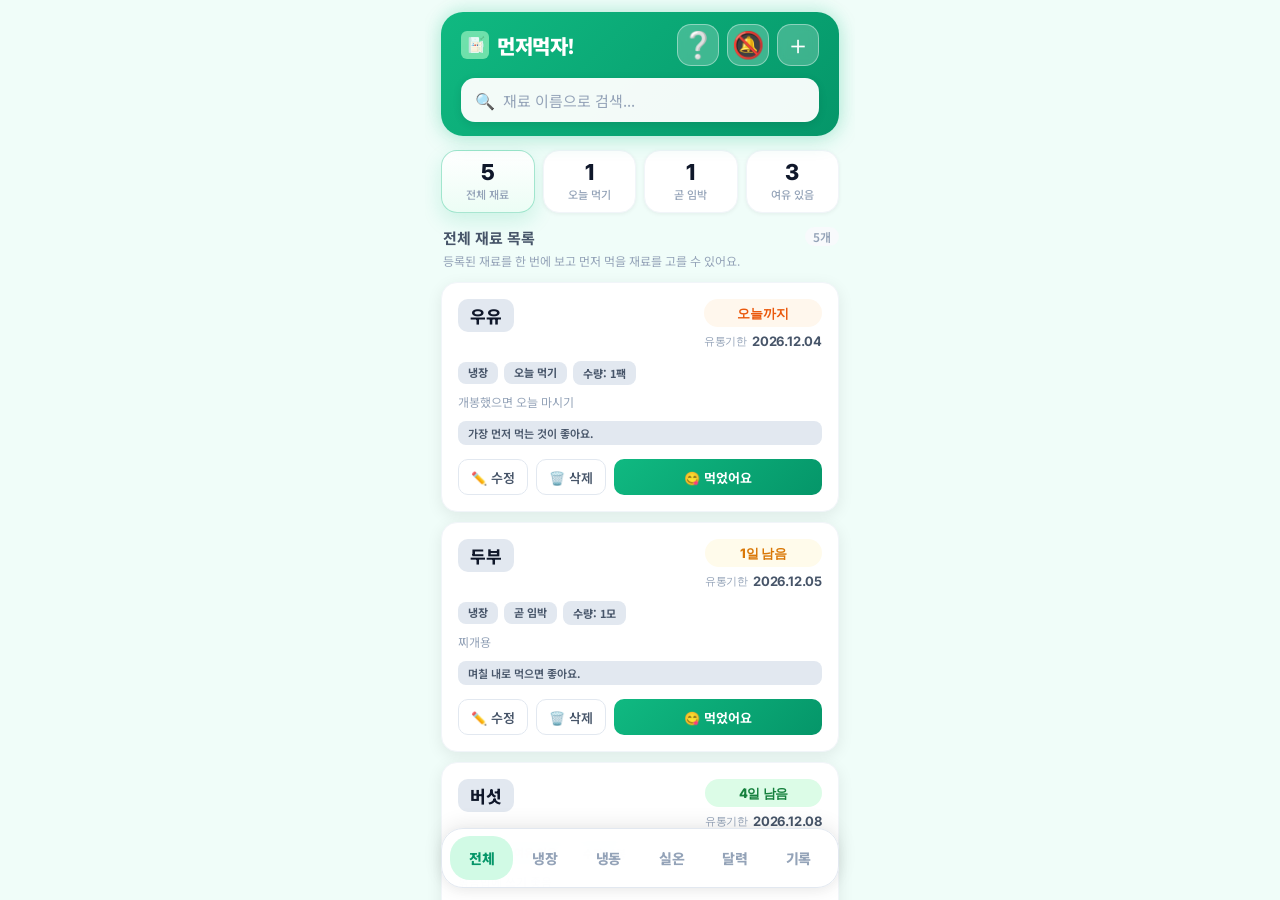
<file: index.html>
<!DOCTYPE html>
<html lang="ko">
<head>
  <meta charset="UTF-8" />
  <meta name="viewport" content="width=device-width, initial-scale=1.0, viewport-fit=cover, user-scalable=no" />
  <meta name="apple-mobile-web-app-capable" content="yes" />
  <meta name="apple-mobile-web-app-status-bar-style" content="black-translucent" />
  <meta name="apple-mobile-web-app-title" content="먼저먹자" />
  <meta name="mobile-web-app-capable" content="yes" />
  <meta name="theme-color" content="#10B981" />
  <meta name="description" content="먼저 먹어야 할 재료를 빠르게 확인하는 우선소비 앱" />
  <title>먼저먹자! - 우선소비 MVP</title>
  <link rel="manifest" href="manifest.json" />
  <link rel="stylesheet" href="style.css" />
  <link rel="apple-touch-icon" href="./icon-192-v2.png" />
</head>
<body>
<div id="app">
  <header class="app-header">
    <div class="header-row">
      <div class="app-logo" style="display:flex; align-items:center; gap:8px;">
        <img src="./icon-192-v2.png" alt="먼저먹자 로고" style="width:28px; height:28px; border-radius:6px; object-fit:cover;" />
        <h1 class="app-title">먼저먹자!</h1>
      </div>
      <div class="header-actions">
        <button class="header-add-btn" id="installBtn" aria-label="앱 설치" title="앱 설치" style="display: none;">⬇️</button>
        <button class="header-add-btn" id="guideBtn" aria-label="사용방법" title="사용방법" onclick="location.href='guide.html'">❔</button>
        <button class="header-add-btn" id="notifyBtn" aria-label="알림 설정" title="알림 설정">🔔</button>
        <button class="header-add-btn" id="headerAddBtn" aria-label="재료 추가">＋</button>
      </div>
    </div>
    <div class="search-wrap">
      <span class="search-icon">🔍</span>
      <input
        type="search"
        class="search-input"
        id="searchInput"
        placeholder="재료 이름으로 검색..."
        autocomplete="off"
      />
    </div>
  </header>

  <div class="stats-row" id="statsRow"></div>

  <div class="food-list-wrap" id="foodListWrap"></div>
</div>

<nav class="bottom-nav" id="bottomNav">
  <button class="nav-tab active" data-tab="all">
    <span class="nav-tab-label">전체</span>
  </button>
  <button class="nav-tab" data-tab="fridge">
    <span class="nav-tab-label">냉장</span>
  </button>
  <button class="nav-tab" data-tab="freezer">
    <span class="nav-tab-label">냉동</span>
  </button>
  <button class="nav-tab" data-tab="room">
    <span class="nav-tab-label">실온</span>
  </button>
  <button class="nav-tab" data-tab="calendar">
    <span class="nav-tab-label">달력</span>
  </button>
  <button class="nav-tab" data-tab="history">
    <span class="nav-tab-label">기록</span>
  </button>
</nav>

<button class="fab" id="fabBtn" aria-label="재료 추가">＋</button>

<div class="modal-overlay" id="modalOverlay" role="dialog" aria-modal="true" aria-label="재료 추가">
  <div class="modal-sheet" id="modalSheet">
    <div class="modal-handle"></div>
    <div class="modal-header">
      <h2 class="modal-title" id="modalTitle">🥦 재료 추가</h2>
      <button class="modal-close" id="modalClose" aria-label="닫기">✕</button>
    </div>

    <form class="modal-form" id="foodForm" novalidate>
      <input type="hidden" id="editId" />

      <div class="form-group">
        <label class="form-label" for="foodName">재료명 <span class="required">*</span></label>
        <input type="text" class="form-input" id="foodName" placeholder="예) 우유, 두부, 버섯" required maxlength="30" />
      </div>

      <div class="form-row">
        <div class="form-group">
          <label class="form-label" for="foodQty">수량</label>
          <input type="text" class="form-input" id="foodQty" placeholder="예) 1팩, 300g" maxlength="20" />
        </div>
        <div class="form-group">
          <label class="form-label" for="foodBestBefore">유통기한 <span class="required">*</span></label>
          <input type="date" class="form-input" id="foodBestBefore" required />
        </div>
      </div>

      <div class="form-group">
        <label class="form-label">보관 위치 <span class="required">*</span></label>
        <div class="storage-select" id="storageSelect">
          <button type="button" class="storage-btn active" data-storage="fridge">
            <span class="storage-btn-icon"><img src="assets/icon_fridge_1774998665567.png" class="app-icon" alt="냉장"></span>
            <span class="storage-btn-label">냉장</span>
          </button>
          <button type="button" class="storage-btn" data-storage="freezer">
            <span class="storage-btn-icon"><img src="assets/icon_freezer_1774998679890.png" class="app-icon" alt="냉동"></span>
            <span class="storage-btn-label">냉동</span>
          </button>
          <button type="button" class="storage-btn" data-storage="room">
            <span class="storage-btn-icon"><img src="assets/icon_room_1774998697115.png" class="app-icon" alt="실온"></span>
            <span class="storage-btn-label">실온</span>
          </button>
        </div>
        <input type="hidden" id="foodStorage" value="fridge" />
      </div>

      <div class="form-group">
        <label class="form-label" for="foodMemo">메모</label>
        <textarea class="form-textarea" id="foodMemo" placeholder="예) 개봉 후 바로 먹기" maxlength="100"></textarea>
      </div>

      <button type="submit" class="btn-submit" id="submitBtn">✅ 저장하기</button>
    </form>
  </div>
</div>

<div class="toast-container" id="toastContainer"></div>

<script src="app.js"></script>
<script>
  if ('serviceWorker' in navigator) {
    window.addEventListener('load', () => {
      navigator.serviceWorker.register('./sw.js')
        .then(() => console.log('[SW] 등록 완료'))
        .catch((err) => console.warn('[SW] 등록 실패:', err));
    });
  }
</script>
</body>
</html>
</file>
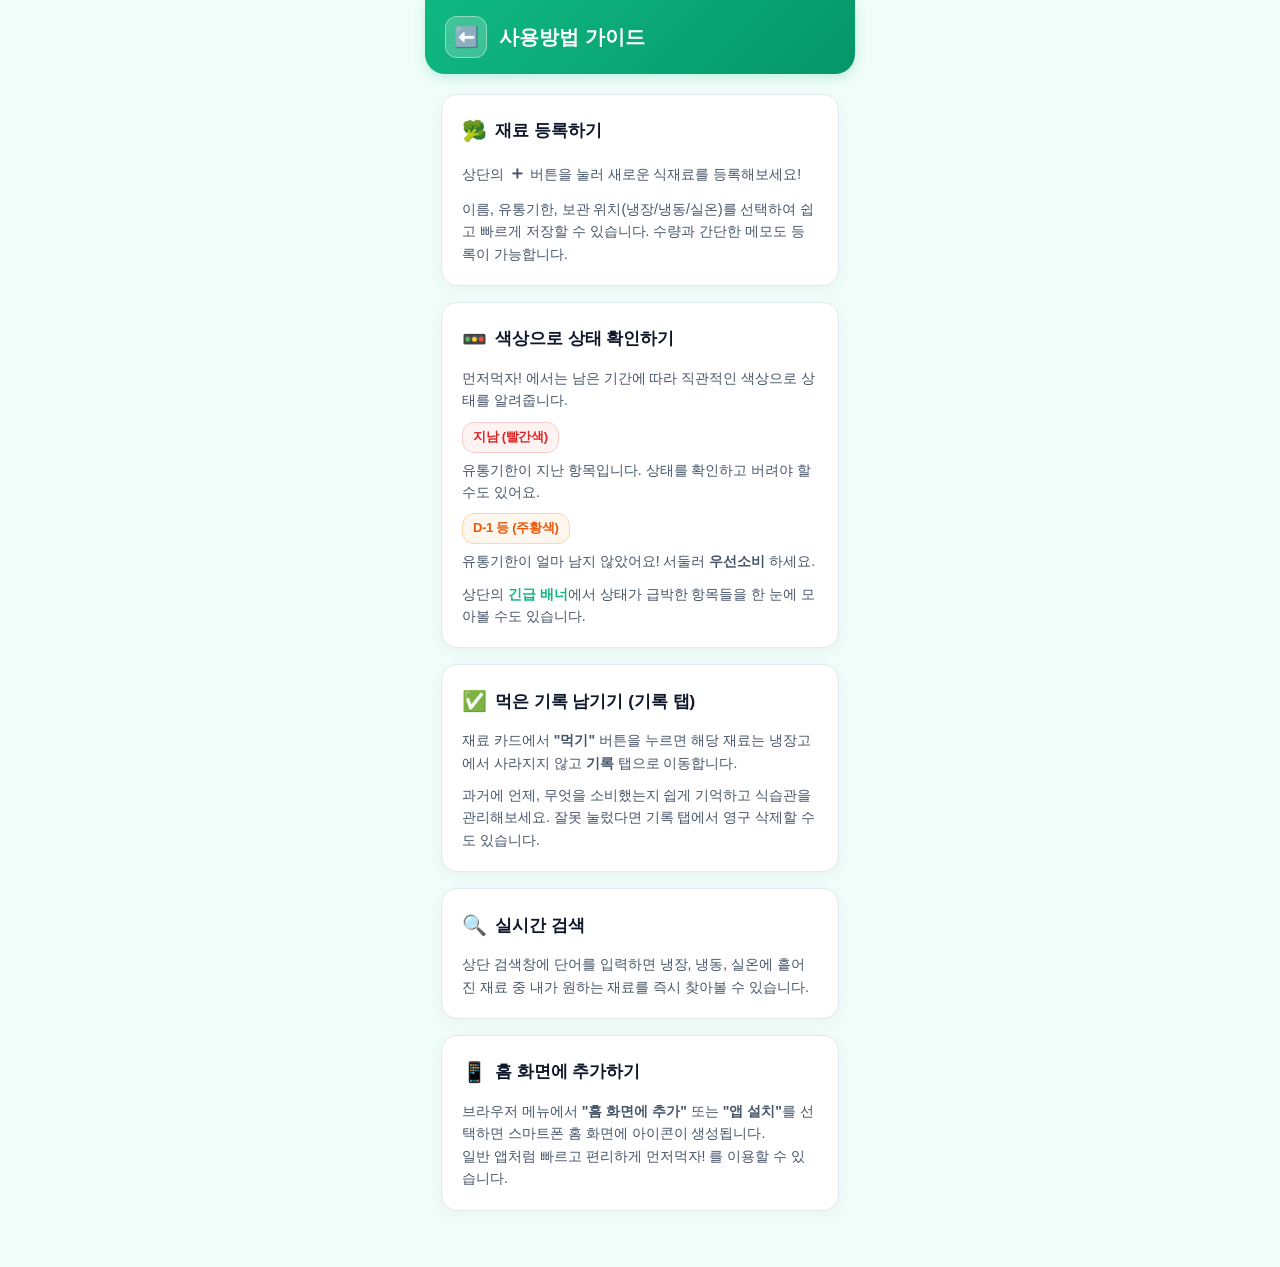
<file: guide.html>
<!DOCTYPE html>
<html lang="ko">
<head>
  <meta charset="UTF-8" />
  <meta name="viewport" content="width=device-width, initial-scale=1.0, viewport-fit=cover, user-scalable=no" />
  <meta name="theme-color" content="#10B981" />
  <title>사용방법 - 먼저먹자!</title>
  <style>
    body {
      font-family: 'Noto Sans KR', -apple-system, BlinkMacSystemFont, sans-serif;
      max-width: 430px;
      margin: 0 auto;
      padding: 0;
      color: #0F172A;
      line-height: 1.6;
      background: #F0FDF9;
      -webkit-font-smoothing: antialiased;
    }
    .header {
      background: linear-gradient(135deg, #10B981 0%, #059669 100%);
      padding: 16px 20px;
      padding-top: calc(16px + env(safe-area-inset-top));
      color: white;
      display: flex;
      align-items: center;
      gap: 12px;
      position: sticky;
      top: 0;
      z-index: 10;
      box-shadow: 0 4px 12px rgba(16,185,129,0.2);
      border-bottom-left-radius: 20px;
      border-bottom-right-radius: 20px;
      margin-bottom: 20px;
    }
    .back-btn {
      color: white;
      text-decoration: none;
      font-size: 20px;
      display: flex;
      align-items: center;
      justify-content: center;
      width: 40px;
      height: 40px;
      background: rgba(255,255,255,0.2);
      border-radius: 12px;
      border: 1.5px solid rgba(255,255,255,0.4);
      backdrop-filter: blur(4px);
    }
    .back-btn:active {
      transform: scale(0.92);
      background: rgba(255,255,255,0.3);
    }
    .header h1 {
      margin: 0;
      font-size: 20px;
      font-weight: 800;
    }
    .content {
      padding: 0 16px 40px;
    }
    .section {
      background: #fff;
      border-radius: 16px;
      padding: 20px;
      box-shadow: 0 4px 16px rgba(0,0,0,0.04);
      margin-bottom: 16px;
      border: 1.5px solid #E2E8F0;
    }
    .section h2 {
      font-size: 17px;
      color: #0F172A;
      margin-top: 0;
      margin-bottom: 12px;
      display: flex;
      align-items: center;
      gap: 8px;
    }
    .section p {
      font-size: 14px;
      color: #475569;
      margin: 0 0 10px;
      line-height: 1.6;
    }
    .section p:last-child {
      margin-bottom: 0;
    }
    .badge {
      display: inline-flex;
      align-items: center;
      padding: 4px 10px;
      border-radius: 12px;
      font-size: 13px;
      font-weight: 800;
      margin-bottom: 6px;
      letter-spacing: -0.3px;
    }
    .badge-expired { background: #FEF2F2; color: #DC2626; border: 1px solid #FECACA; }
    .badge-urgent { background: #FFF7ED; color: #EA580C; border: 1px solid #FED7AA; }
    .badge-fresh { background: #F0FDF4; color: #16A34A; border: 1px solid #BBF7D0; }
    .emoji-icon { font-size: 20px; }
    .highlight {
      font-weight: 700;
      color: #10B981;
    }
  </style>
</head>
<body>
  <div class="header">
    <a href="index.html" class="back-btn" aria-label="뒤로 가기">⬅️</a>
    <h1>사용방법 가이드</h1>
  </div>
  
  <div class="content">
    <div class="section">
      <h2><span class="emoji-icon">🥦</span> 재료 등록하기</h2>
      <p>상단의 <strong style="font-size:18px;">＋</strong> 버튼을 눌러 새로운 식재료를 등록해보세요!</p>
      <p>이름, 유통기한, 보관 위치(냉장/냉동/실온)를 선택하여 쉽고 빠르게 저장할 수 있습니다. 수량과 간단한 메모도 등록이 가능합니다.</p>
    </div>

    <div class="section">
      <h2><span class="emoji-icon">🚥</span> 색상으로 상태 확인하기</h2>
      <p>먼저먹자! 에서는 남은 기간에 따라 직관적인 색상으로 상태를 알려줍니다.</p>
      <div>
        <span class="badge badge-expired">지남 (빨간색)</span>
      </div>
      <p>유통기한이 지난 항목입니다. 상태를 확인하고 버려야 할 수도 있어요.</p>
      <div>
        <span class="badge badge-urgent">D-1 등 (주황색)</span>
      </div>
      <p>유통기한이 얼마 남지 않았어요! 서둘러 <strong>우선소비</strong> 하세요.</p>
      <p>상단의 <span class="highlight">긴급 배너</span>에서 상태가 급박한 항목들을 한 눈에 모아볼 수도 있습니다.</p>
    </div>

    <div class="section">
      <h2><span class="emoji-icon">✅</span> 먹은 기록 남기기 (기록 탭)</h2>
      <p>재료 카드에서 <strong>"먹기"</strong> 버튼을 누르면 해당 재료는 냉장고에서 사라지지 않고 <strong>기록</strong> 탭으로 이동합니다.</p>
      <p>과거에 언제, 무엇을 소비했는지 쉽게 기억하고 식습관을 관리해보세요. 잘못 눌렀다면 기록 탭에서 영구 삭제할 수도 있습니다.</p>
    </div>

    <div class="section">
      <h2><span class="emoji-icon">🔍</span> 실시간 검색</h2>
      <p>상단 검색창에 단어를 입력하면 냉장, 냉동, 실온에 흩어진 재료 중 내가 원하는 재료를 즉시 찾아볼 수 있습니다.</p>
    </div>

    <div class="section">
      <h2><span class="emoji-icon">📱</span> 홈 화면에 추가하기</h2>
      <p>브라우저 메뉴에서 <strong>"홈 화면에 추가"</strong> 또는 <strong>"앱 설치"</strong>를 선택하면 스마트폰 홈 화면에 아이콘이 생성됩니다.<br>일반 앱처럼 빠르고 편리하게 먼저먹자! 를 이용할 수 있습니다.</p>
    </div>
  </div>
</body>
</html>
</file>
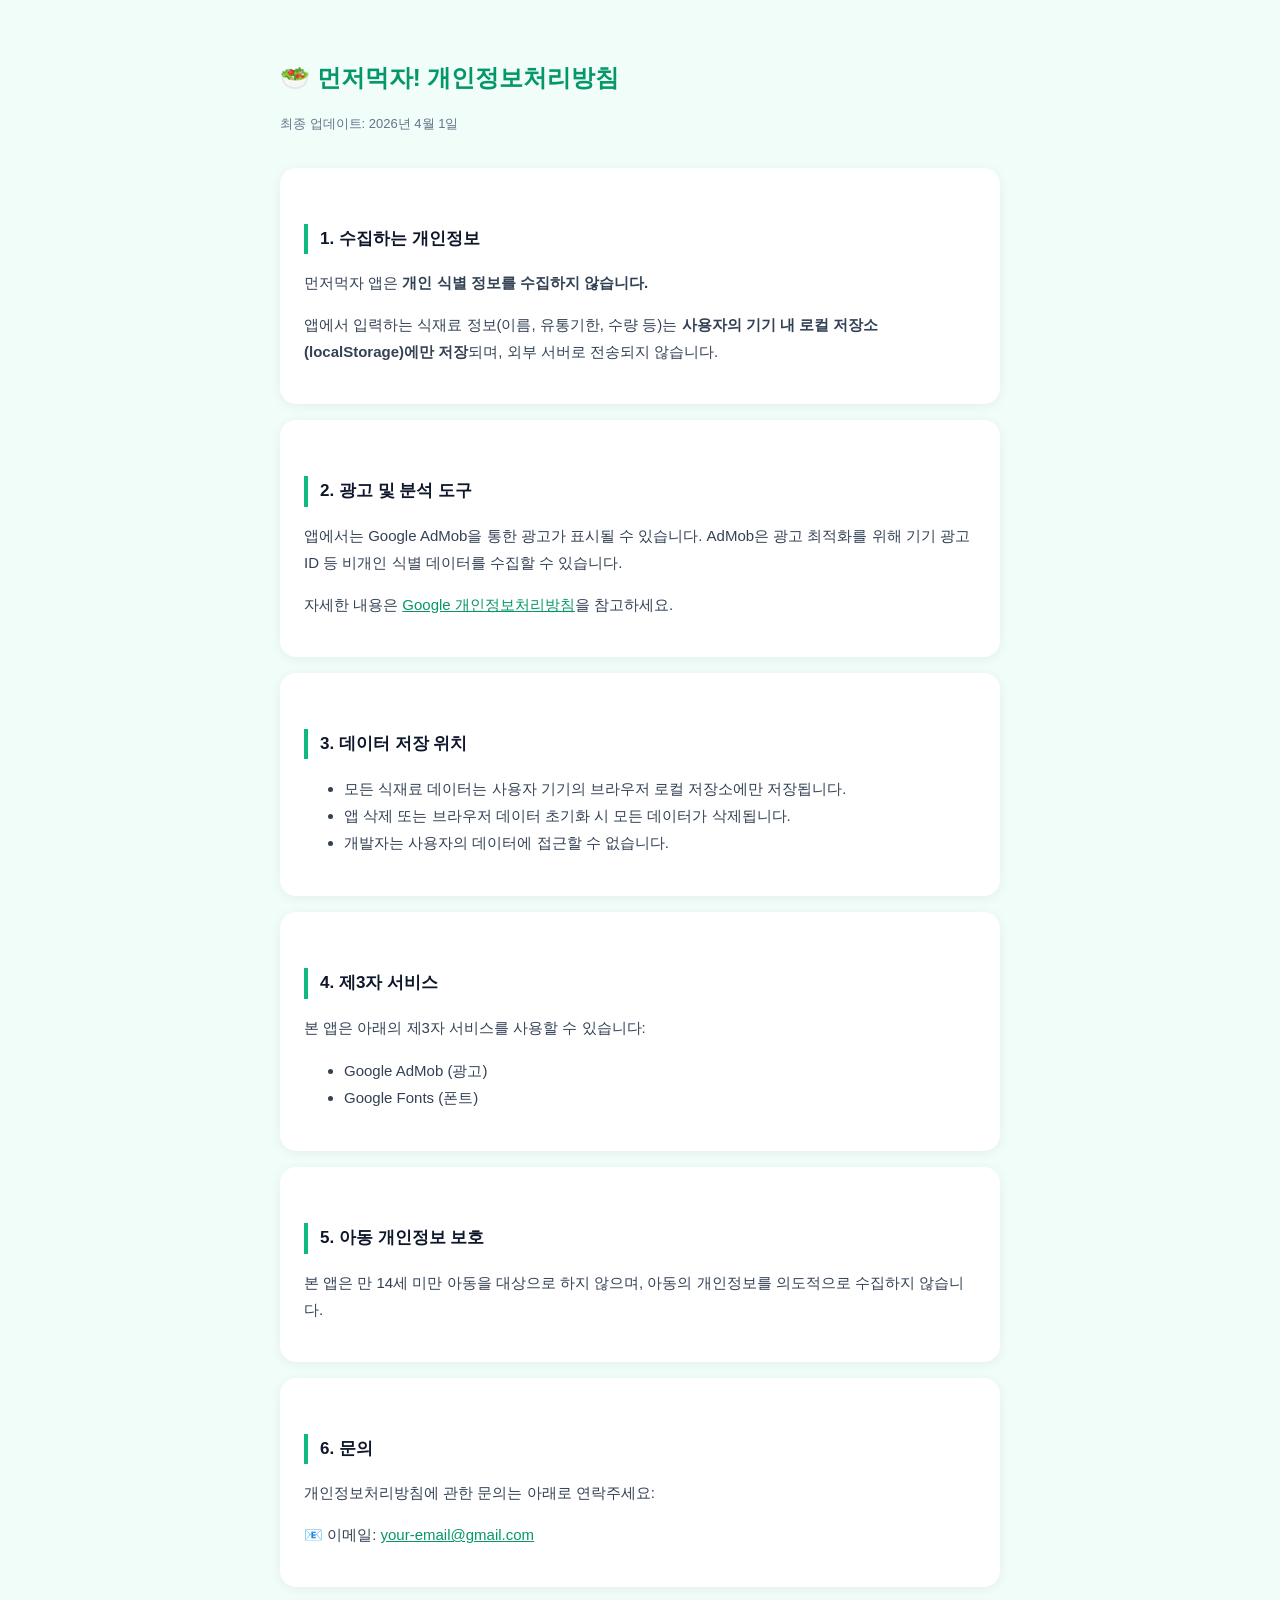
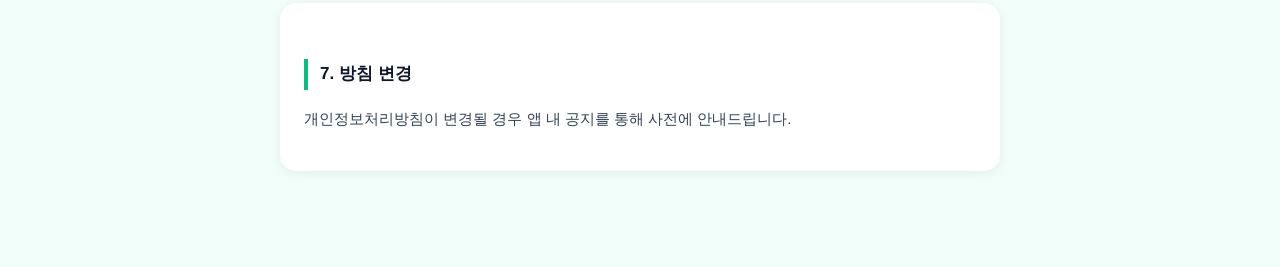
<file: privacy.html>
<!DOCTYPE html>
<html lang="ko">
<head>
  <meta charset="UTF-8" />
  <meta name="viewport" content="width=device-width, initial-scale=1.0" />
  <title>개인정보처리방침 - 먼저먹자!</title>
  <style>
    body {
      font-family: -apple-system, BlinkMacSystemFont, 'Noto Sans KR', sans-serif;
      max-width: 720px;
      margin: 0 auto;
      padding: 40px 24px 80px;
      color: #0F172A;
      line-height: 1.8;
      background: #F0FDF9;
    }
    h1 { font-size: 24px; color: #059669; margin-bottom: 8px; }
    h2 { font-size: 17px; color: #0F172A; margin-top: 32px; border-left: 4px solid #10B981; padding-left: 12px; }
    p, li { font-size: 15px; color: #334155; }
    .date { color: #64748B; font-size: 13px; margin-bottom: 32px; }
    .box {
      background: #fff;
      border-radius: 16px;
      padding: 24px;
      box-shadow: 0 2px 12px rgba(0,0,0,0.06);
      margin-bottom: 16px;
    }
    a { color: #059669; }
  </style>
</head>
<body>
  <h1>🥗 먼저먹자! 개인정보처리방침</h1>
  <p class="date">최종 업데이트: 2026년 4월 1일</p>

  <div class="box">
    <h2>1. 수집하는 개인정보</h2>
    <p>먼저먹자 앱은 <strong>개인 식별 정보를 수집하지 않습니다.</strong></p>
    <p>앱에서 입력하는 식재료 정보(이름, 유통기한, 수량 등)는 <strong>사용자의 기기 내 로컬 저장소(localStorage)에만 저장</strong>되며, 외부 서버로 전송되지 않습니다.</p>
  </div>

  <div class="box">
    <h2>2. 광고 및 분석 도구</h2>
    <p>앱에서는 Google AdMob을 통한 광고가 표시될 수 있습니다. AdMob은 광고 최적화를 위해 기기 광고 ID 등 비개인 식별 데이터를 수집할 수 있습니다.</p>
    <p>자세한 내용은 <a href="https://policies.google.com/privacy" target="_blank">Google 개인정보처리방침</a>을 참고하세요.</p>
  </div>

  <div class="box">
    <h2>3. 데이터 저장 위치</h2>
    <ul>
      <li>모든 식재료 데이터는 사용자 기기의 브라우저 로컬 저장소에만 저장됩니다.</li>
      <li>앱 삭제 또는 브라우저 데이터 초기화 시 모든 데이터가 삭제됩니다.</li>
      <li>개발자는 사용자의 데이터에 접근할 수 없습니다.</li>
    </ul>
  </div>

  <div class="box">
    <h2>4. 제3자 서비스</h2>
    <p>본 앱은 아래의 제3자 서비스를 사용할 수 있습니다:</p>
    <ul>
      <li>Google AdMob (광고)</li>
      <li>Google Fonts (폰트)</li>
    </ul>
  </div>

  <div class="box">
    <h2>5. 아동 개인정보 보호</h2>
    <p>본 앱은 만 14세 미만 아동을 대상으로 하지 않으며, 아동의 개인정보를 의도적으로 수집하지 않습니다.</p>
  </div>

  <div class="box">
    <h2>6. 문의</h2>
    <p>개인정보처리방침에 관한 문의는 아래로 연락주세요:</p>
    <p>📧 이메일: <a href="mailto:your-email@gmail.com">your-email@gmail.com</a></p>
  </div>

  <div class="box">
    <h2>7. 방침 변경</h2>
    <p>개인정보처리방침이 변경될 경우 앱 내 공지를 통해 사전에 안내드립니다.</p>
  </div>
</body>
</html>
</file>
<file: style.css>
/* ============================================
   먼저먹자! - 모바일 앱 스타일
   ============================================ */

@import url('https://fonts.googleapis.com/css2?family=Noto+Sans+KR:wght@300;400;500;600;700;900&family=Inter:wght@400;500;600;700;800;900&display=swap');

/* ── CSS 변수 (디자인 토큰) ── */
:root {
  /* 상태 색상 */
  --expired:       #DC2626;
  --expired-bg:    #FEF2F2;
  --expired-border:#FECACA;

  --urgent:        #EA580C;
  --urgent-bg:     #FFF7ED;
  --urgent-border: #FED7AA;

  --warning:       #D97706;
  --warning-bg:    #FFFBEB;
  --warning-border:#FDE68A;

  --fresh-light:   #16A34A;
  --fresh-light-bg:#F0FDF4;
  --fresh-light-border:#BBF7D0;

  --fresh:         #15803D;
  --fresh-bg:      #DCFCE7;
  --fresh-border:  #86EFAC;

  --frozen:        #0284C7;
  --frozen-bg:     #F0F9FF;
  --frozen-border: #BAE6FD;

  /* 브랜드 */
  --primary:       #10B981;
  --primary-dark:  #059669;
  --primary-light: #D1FAE5;
  --primary-xlight:#ECFDF5;

  /* 레이아웃 */
  --bg:            #F0FDF9;
  --surface:       #FFFFFF;
  --surface2:      #F8FAFC;
  --text:          #0F172A;
  --text-sub:      #475569;
  --text-muted:    #94A3B8;
  --border:        #E2E8F0;
  --border-light:  #F1F5F9;

  /* 크기 */
  --nav-h:         68px;
  --header-h:      116px;
  --fab-size:      60px;
  --radius-sm:     10px;
  --radius-md:     16px;
  --radius-lg:     22px;
  --radius-xl:     28px;

  /* 그림자 */
  --shadow-sm:     0 1px 4px rgba(0,0,0,0.06);
  --shadow-md:     0 4px 16px rgba(0,0,0,0.08);
  --shadow-lg:     0 8px 32px rgba(0,0,0,0.12);
  --shadow-fab:    0 6px 24px rgba(16,185,129,0.45);
}

.app-icon {
  width: 1.5em;
  height: 1.5em;
  vertical-align: middle;
  object-fit: contain;
  mix-blend-mode: multiply;
  transform: translateY(-0.1em);
}

/* ── 리셋 ── */
*, *::before, *::after { box-sizing: border-box; margin: 0; padding: 0; }
html { height: 100%; }
body {
  font-family: 'Noto Sans KR', -apple-system, BlinkMacSystemFont, sans-serif;
  background: var(--bg);
  color: var(--text);
  -webkit-font-smoothing: antialiased;
  -webkit-tap-highlight-color: transparent;
  max-width: 430px;
  margin: 0 auto;
  height: 100dvh;
  overflow: hidden;
  position: relative;
}

/* ── 앱 컨테이너 ── */
#app {
  display: flex;
  flex-direction: column;
  height: 100dvh;
  overflow: hidden;
}

/* ============================================
   헤더
   ============================================ */
.app-header {
  background: linear-gradient(135deg, #10B981 0%, #059669 100%);
  padding: 12px 20px 0;
  padding-top: calc(12px + env(safe-area-inset-top));
  flex-shrink: 0;
  position: relative;
  z-index: 10;
  margin: 12px 16px 0;
  border-radius: var(--radius-lg);
  box-shadow: 0 4px 20px rgba(16,185,129,0.25), 0 -4px 16px rgba(16,185,129,0.1);
}

.header-row {
  display: flex;
  align-items: center;
  justify-content: space-between;
  margin-bottom: 12px;
}

.app-logo {
  display: flex;
  align-items: center;
  gap: 6px;
}

.app-logo-icon {
  width: 36px;
  height: 36px;
  background: rgba(255,255,255,0.2);
  border-radius: 10px;
  display: flex;
  align-items: center;
  justify-content: center;
  font-size: 20px;
}

.app-title {
  font-size: 20px;
  font-weight: 900;
  color: #fff;
  letter-spacing: -0.5px;
}

.header-actions {
  display: flex;
  gap: 8px;
}

.header-add-btn {
  width: 42px;
  height: 42px;
  border-radius: 14px;
  background: rgba(255,255,255,0.22);
  border: 1.5px solid rgba(255,255,255,0.4);
  color: #fff;
  font-size: 26px;
  font-weight: 300;
  line-height: 1;
  display: flex;
  align-items: center;
  justify-content: center;
  cursor: pointer;
  transition: all 0.2s cubic-bezier(0.34, 1.56, 0.64, 1);
  -webkit-backdrop-filter: blur(4px);
  backdrop-filter: blur(4px);
  flex-shrink: 0;
}

.header-add-btn:hover  { background: rgba(255,255,255,0.35); transform: scale(1.08); }
.header-add-btn:active { transform: scale(0.92); background: rgba(255,255,255,0.4); }

.icon-btn {
  width: 40px;
  height: 40px;
  border: none;
  background: rgba(255,255,255,0.2);
  border-radius: 12px;
  display: flex;
  align-items: center;
  justify-content: center;
  font-size: 18px;
  cursor: pointer;
  transition: all 0.15s;
  color: #fff;
  -webkit-backdrop-filter: blur(4px);
  backdrop-filter: blur(4px);
}

.icon-btn:active { transform: scale(0.92); background: rgba(255,255,255,0.3); }
.icon-btn.has-badge { position: relative; }
.icon-btn .badge-dot {
  position: absolute;
  top: 6px; right: 6px;
  width: 8px; height: 8px;
  background: #FCD34D;
  border-radius: 50%;
  border: 2px solid var(--primary);
}

/* 검색바 */
.search-wrap {
  position: relative;
  margin-bottom: 14px;
}

.search-input {
  width: 100%;
  height: 44px;
  background: rgba(255,255,255,0.95);
  border: none;
  border-radius: 14px;
  padding: 0 16px 0 42px;
  font-size: 15px;
  font-family: inherit;
  color: var(--text);
  outline: none;
  transition: all 0.2s;
  box-shadow: 0 2px 8px rgba(0,0,0,0.1);
}

.search-input::placeholder { color: var(--text-muted); }
.search-input:focus { background: #fff; }

.search-icon {
  position: absolute;
  left: 14px;
  top: 50%;
  transform: translateY(-50%);
  font-size: 16px;
  pointer-events: none;
}

/* ============================================
   통계 카드 행
   ============================================ */
.stats-row {
  display: grid;
  grid-template-columns: repeat(4, 1fr);
  gap: 8px;
  padding: 14px 16px 12px;
  flex-shrink: 0;
}

.stat-card {
  background: var(--surface);
  border-radius: var(--radius-md);
  padding: 10px 8px;
  text-align: center;
  box-shadow: var(--shadow-sm);
  cursor: pointer;
  transition: transform 0.15s, border-color 0.15s, background 0.15s, box-shadow 0.15s;
  border: 1.5px solid var(--border-light);
  font-family: inherit;
}

.stat-card:active { transform: scale(0.97); }

.stat-filter.active {
  border-color: rgba(16,185,129,0.36);
  background: linear-gradient(180deg, #ffffff 0%, #ecfdf5 100%);
  box-shadow: 0 8px 20px rgba(16,185,129,0.16);
}

.stat-number {
  font-family: 'Inter', sans-serif;
  font-size: 22px;
  font-weight: 800;
  line-height: 1;
  margin-bottom: 3px;
  color: var(--text);
}

.stat-label {
  font-size: 11px;
  color: var(--text-muted);
  font-weight: 500;
}

.stat-card.stat-urgent .stat-number { color: var(--urgent); }
.stat-card.stat-expired .stat-number { color: var(--expired); }
.stat-card.stat-frozen .stat-number  { color: var(--frozen); }

/* ============================================
   긴급 배너
   ============================================ */
.urgent-banner {
  margin: 0 16px 10px;
  background: linear-gradient(135deg, #FFF7ED, #FFEDD5);
  border: 1.5px solid var(--urgent-border);
  border-radius: var(--radius-md);
  overflow: hidden;
  flex-shrink: 0;
  transition: all 0.3s ease;
}

.urgent-banner.hidden { display: none; }

.urgent-banner-header {
  display: flex;
  align-items: center;
  justify-content: space-between;
  padding: 10px 14px;
  cursor: pointer;
  user-select: none;
}

.urgent-banner-title {
  display: flex;
  align-items: center;
  gap: 6px;
  font-size: 13px;
  font-weight: 700;
  color: var(--urgent);
}

.urgent-banner-toggle {
  font-size: 12px;
  color: var(--urgent);
  transition: transform 0.2s;
}

.urgent-banner.collapsed .urgent-banner-toggle { transform: rotate(180deg); }
.urgent-banner.collapsed .urgent-banner-body { display: none; }

.urgent-banner-body {
  padding: 0 14px 12px;
  display: flex;
  flex-direction: column;
  gap: 6px;
}

.urgent-item {
  display: flex;
  align-items: center;
  justify-content: space-between;
  background: #fff;
  border-radius: var(--radius-sm);
  padding: 8px 12px;
  border: 1px solid var(--urgent-border);
}

.urgent-item-name {
  font-size: 13px;
  font-weight: 600;
  color: var(--text);
}

.urgent-item-badge {
  font-family: 'Inter', sans-serif;
  font-size: 12px;
  font-weight: 800;
  color: var(--urgent);
  background: var(--urgent-bg);
  padding: 2px 8px;
  border-radius: 20px;
}

/* ============================================
   음식 카드 리스트
   ============================================ */
.food-list-wrap {
  flex: 1;
  overflow-y: auto;
  -webkit-overflow-scrolling: touch;
  padding: 0 16px calc(var(--nav-h) + 80px);
}

.food-list-wrap::-webkit-scrollbar { display: none; }

/* 탭별 섹션 헤더 */
.section-header {
  display: flex;
  align-items: center;
  gap: 8px;
  margin: 8px 0 10px;
  padding-left: 2px;
}

.section-icon { font-size: 16px; }
.section-title {
  font-size: 15px;
  font-weight: 700;
  color: var(--text-sub);
}

.section-subtitle {
  margin-top: 4px;
  font-size: 12px;
  line-height: 1.5;
  color: var(--text-muted);
}

.list-header {
  align-items: flex-start;
  justify-content: space-between;
  margin-top: 2px;
  margin-bottom: 12px;
}
.section-count {
  font-size: 12px;
  font-weight: 600;
  color: var(--text-muted);
  background: var(--surface2);
  padding: 1px 8px;
  border-radius: 20px;
}

.food-cards {
  display: flex;
  flex-direction: column;
  gap: 10px;
  margin-bottom: 12px;
}

/* ── 음식 카드 ── */
.food-card {
  background: var(--surface);
  border-radius: var(--radius-md);
  padding: 16px;
  box-shadow: var(--shadow-md);
  border: 1.5px solid var(--border-light);
  display: flex;
  flex-direction: column;
  gap: 12px;
  position: relative;
  overflow: hidden;
  animation: slideUp 0.3s ease both;
  transition: transform 0.15s, box-shadow 0.15s;
}

.food-card:active { transform: scale(0.98); }

.food-card-header {
  display: flex;
  align-items: flex-start;
  justify-content: space-between;
  gap: 10px;
}

.fcard-header-left {
  display: flex;
  align-items: center;
  gap: 10px;
  flex: 1;
  min-width: 0;
}

.fcard-header-right {
  display: flex;
  flex-direction: column;
  align-items: stretch;
  gap: 6px;
  flex-shrink: 0;
}

.food-emoji-wrap {
  width: 44px;
  height: 44px;
  border-radius: 12px;
  background: var(--bg);
  display: flex;
  align-items: center;
  justify-content: center;
  font-size: 24px;
  flex-shrink: 0;
}

.food-name {
  font-size: 17px;
  font-weight: 800;
  color: var(--text);
  background: var(--border);
  padding: 4px 12px;
  border-radius: 10px;
  margin-bottom: 2px;
  display: inline-block;
  white-space: nowrap;
  overflow: hidden;
  text-overflow: ellipsis;
  max-width: 100%;
}

.fcard-date {
  font-family: 'Inter', sans-serif;
  font-size: 13px;
  font-weight: 700;
  color: var(--text-sub);
  letter-spacing: -0.2px;
  display: flex;
  align-items: center;
  justify-content: space-between;
}

.fcard-date-label {
  font-size: 11px;
  font-weight: 500;
  color: var(--text-muted);
  margin-right: 5px;
}

.fcard-body {
  display: flex;
  flex-direction: column;
  gap: 8px;
}

.food-tags {
  display: flex;
  flex-wrap: wrap;
  align-items: center;
  gap: 6px;
}

.food-tag {
  font-size: 11px;
  font-weight: 700;
  padding: 4px 10px;
  border-radius: 8px;
  line-height: 1.2;
}

.tag-category { background: var(--border); color: var(--text-sub); }

/* D-day 배지 */
.dday-badge {
  font-family: 'Inter', sans-serif;
  height: 28px;
  min-width: 80px;
  display: inline-flex;
  align-items: center;
  justify-content: center;
  padding: 0 12px;
  border-radius: 14px;
  letter-spacing: -0.3px;
}

.dday-badge .dday-num {
  font-size: 13px;
  font-weight: 800;
  line-height: 1;
}

.badge-past    { background: #F3E8FF; color: #9333EA; }
.badge-expired { background: var(--expired-bg); color: var(--expired); }
.badge-dday    { background: var(--expired); color: #fff; }
.badge-urgent  { background: var(--urgent-bg); color: var(--urgent); }
.badge-warning { background: var(--warning-bg); color: var(--warning); }
.badge-fresh   { background: var(--fresh-light-bg); color: var(--fresh-light); }
.badge-good    { background: var(--fresh-bg); color: var(--fresh); }
.badge-frozen  { background: var(--frozen-bg); color: var(--frozen); }

/* 카드 수량/메모 */
.food-meta {
  display: flex;
  align-items: center;
  gap: 8px;
  flex-wrap: wrap;
}

.food-quantity {
  font-size: 11px;
  font-weight: 700;
  color: var(--text-sub);
  background: var(--border);
  padding: 4px 10px;
  border-radius: 8px;
}

.food-memo {
  font-size: 12px;
  color: var(--text-muted);
  line-height: 1.5;
}

.food-status-copy {
  font-size: 11px;
  font-weight: 600;
  color: var(--text-sub);
  background: var(--border);
  padding: 4px 10px;
  border-radius: 8px;
  display: inline-block;
  margin-top: 2px;
}

/* 액션 버튼 */
.food-actions {
  display: flex;
  gap: 8px;
  margin-top: 2px;
}

.btn-ghost {
  height: 36px;
  border: 1.5px solid var(--border);
  background: transparent;
  border-radius: 10px;
  padding: 0 12px;
  font-size: 13px;
  font-weight: 600;
  cursor: pointer;
  transition: all 0.15s;
  font-family: inherit;
  color: var(--text-sub);
  display: flex;
  align-items: center;
  gap: 4px;
}

.btn-ghost:active { transform: scale(0.95); }
.btn-ghost:hover  { background: var(--surface2); }

.btn-eat {
  flex: 1;
  height: 36px;
  background: linear-gradient(135deg, var(--primary) 0%, var(--primary-dark) 100%);
  color: #fff;
  border: none;
  border-radius: 10px;
  font-size: 13px;
  font-weight: 700;
  cursor: pointer;
  font-family: inherit;
  transition: all 0.15s;
  display: flex;
  align-items: center;
  justify-content: center;
  gap: 4px;
}

.btn-eat:active { transform: scale(0.95); opacity: 0.9; }
.btn-eat.btn-delete { background: linear-gradient(135deg, #EF4444, #DC2626); }

/* ============================================
   먹은기록 탭
   ============================================ */
.consumed-date-group {
  margin-bottom: 16px;
}

.consumed-date-label {
  font-size: 12px;
  font-weight: 800;
  color: var(--text-muted);
  letter-spacing: 0.5px;
  text-transform: uppercase;
  padding: 4px 2px 8px;
  border-bottom: 1.5px solid var(--border-light);
  margin-bottom: 10px;
}

.consumed-card {
  border-left: 3px solid var(--primary-light);
  opacity: 0.88;
}

.consumed-card:hover { opacity: 1; }

.consumed-time-badge {
  font-family: 'Inter', sans-serif;
  font-size: 11px;
  font-weight: 700;
  color: var(--text-muted);
  background: var(--surface2);
  padding: 4px 8px;
  border-radius: 8px;
  flex-shrink: 0;
  white-space: nowrap;
}

/* 빈 상태 */
.empty-state {
  text-align: center;
  padding: 48px 24px;
  color: var(--text-muted);
}

.empty-state-icon { font-size: 56px; margin-bottom: 12px; }
.empty-state-title { font-size: 16px; font-weight: 700; color: var(--text-sub); margin-bottom: 6px; }
.empty-state-sub   { font-size: 13px; line-height: 1.6; }

/* ============================================
   하단 탭 네비게이션
   ============================================ */
.bottom-nav {
  position: fixed;
  bottom: 0;
  left: 50%;
  transform: translateX(-50%);
  width: calc(100% - 32px);
  max-width: calc(430px - 32px);
  height: 60px;
  background: rgba(255,255,255,0.96);
  -webkit-backdrop-filter: blur(20px);
  backdrop-filter: blur(20px);
  border: 1px solid var(--border);
  border-radius: var(--radius-lg);
  display: flex;
  align-items: center;
  justify-content: space-evenly;
  padding: 0 8px;
  margin-bottom: calc(12px + env(safe-area-inset-bottom));
  z-index: 100;
  box-shadow: 0 -4px 20px rgba(0,0,0,0.08), 0 4px 16px rgba(0,0,0,0.06);
}

.nav-tab {
  flex: 1;
  display: flex;
  align-items: center;
  justify-content: center;
  height: 44px;
  border: none;
  background: none;
  cursor: pointer;
  border-radius: var(--radius-sm);
  transition: all 0.15s;
  color: var(--text-muted);
  font-family: inherit;
  padding: 0;
}

.nav-tab-label {
  font-size: 14px;
  font-weight: 800;
  letter-spacing: -0.2px;
}

.nav-tab.active {
  color: var(--primary-dark);
  background: var(--primary-light);
  border-radius: 20px;
}

.nav-tab:active { opacity: 0.7; transform: scale(0.95); }

/* ============================================
   FAB 버튼 (헤더 버튼으로 대체되어 숨김)
   ============================================ */
.fab { display: none; }
.fab-hidden {
  position: fixed;
  bottom: calc(var(--nav-h) + 12px + 12px);
  right: calc(50% - 215px + 20px);
  width: var(--fab-size);
  height: var(--fab-size);
  background: linear-gradient(135deg, var(--primary) 0%, var(--primary-dark) 100%);
  color: #fff;
  font-size: 28px;
  border: none;
  border-radius: 18px;
  cursor: pointer;
  box-shadow: var(--shadow-fab);
  z-index: 99;
  display: flex;
  align-items: center;
  justify-content: center;
  transition: all 0.2s cubic-bezier(0.34, 1.56, 0.64, 1);
  -webkit-backdrop-filter: blur(4px);
  backdrop-filter: blur(4px);
}

.fab:active  { transform: scale(0.92); }
.fab:hover   { transform: scale(1.05); box-shadow: 0 8px 32px rgba(16,185,129,0.55); }

/* ============================================
   모달 (음식 추가/수정)
   ============================================ */
.modal-overlay {
  position: fixed;
  inset: 0;
  background: rgba(15,23,42,0.5);
  z-index: 200;
  display: flex;
  align-items: flex-end;
  -webkit-backdrop-filter: blur(4px);
  backdrop-filter: blur(4px);
  opacity: 0;
  pointer-events: none;
  transition: opacity 0.25s ease;
}

.modal-overlay.open {
  opacity: 1;
  pointer-events: all;
}

.modal-overlay.open .modal-sheet {
  transform: translateY(0);
}

.modal-sheet {
  background: var(--surface);
  border-radius: var(--radius-xl) var(--radius-xl) 0 0;
  width: 100%;
  max-width: 430px;
  margin: 0 auto;
  max-height: 92dvh;
  overflow-y: auto;
  transform: translateY(100%);
  transition: transform 0.35s cubic-bezier(0.32, 0.72, 0, 1);
  padding-bottom: calc(24px + env(safe-area-inset-bottom));
}

.modal-sheet::-webkit-scrollbar { display: none; }

.modal-handle {
  width: 36px;
  height: 4px;
  background: var(--border);
  border-radius: 2px;
  margin: 12px auto 4px;
}

.modal-header {
  display: flex;
  align-items: center;
  justify-content: space-between;
  padding: 12px 20px 16px;
  border-bottom: 1px solid var(--border-light);
}

.modal-title {
  font-size: 18px;
  font-weight: 800;
  color: var(--text);
}

.modal-close {
  width: 32px;
  height: 32px;
  border: none;
  background: var(--surface2);
  border-radius: 50%;
  font-size: 16px;
  cursor: pointer;
  display: flex;
  align-items: center;
  justify-content: center;
  color: var(--text-sub);
  transition: all 0.15s;
}

.modal-close:active { transform: scale(0.9); }

/* 폼 */
.modal-form { padding: 20px; display: flex; flex-direction: column; gap: 18px; }

.form-group { display: flex; flex-direction: column; gap: 6px; }

.form-label {
  font-size: 13px;
  font-weight: 700;
  color: var(--text-sub);
  display: flex;
  align-items: center;
  gap: 4px;
}

.form-label .required { color: var(--expired); font-size: 12px; }

.form-input, .form-select, .form-textarea {
  width: 100%;
  height: 48px;
  border: 1.5px solid var(--border);
  border-radius: var(--radius-sm);
  padding: 0 14px;
  font-size: 15px;
  font-family: inherit;
  color: var(--text);
  background: var(--surface);
  outline: none;
  transition: border-color 0.15s, box-shadow 0.15s;
  -webkit-appearance: none;
  appearance: none;
}

.form-select { cursor: pointer; background-image: url("data:image/svg+xml,%3Csvg xmlns='http://www.w3.org/2000/svg' width='12' height='8' viewBox='0 0 12 8'%3E%3Cpath d='M1 1l5 5 5-5' stroke='%2394A3B8' stroke-width='1.5' fill='none' stroke-linecap='round'/%3E%3C/svg%3E"); background-repeat: no-repeat; background-position: right 14px center; padding-right: 36px; }

.form-textarea { height: 80px; padding: 12px 14px; resize: none; line-height: 1.5; }

.form-input:focus, .form-select:focus, .form-textarea:focus {
  border-color: var(--primary);
  box-shadow: 0 0 0 3px rgba(16,185,129,0.12);
}

.form-row { display: grid; grid-template-columns: 1fr 1fr; gap: 12px; }

/* 보관 위치 토글 */
.storage-select {
  display: grid;
  grid-template-columns: repeat(3, 1fr);
  gap: 8px;
}

.storage-btn {
  height: 56px;
  border: 2px solid var(--border);
  background: var(--surface);
  border-radius: var(--radius-sm);
  display: flex;
  flex-direction: column;
  align-items: center;
  justify-content: center;
  gap: 3px;
  cursor: pointer;
  transition: all 0.15s;
  font-family: inherit;
}

.storage-btn-icon  { font-size: 20px; }
.storage-btn-label { font-size: 11px; font-weight: 700; color: var(--text-muted); }

.storage-btn.active[data-storage="fridge"]  { border-color: #3B82F6; background: #EFF6FF; }
.storage-btn.active[data-storage="fridge"] .storage-btn-label { color: #1D4ED8; }

.storage-btn.active[data-storage="freezer"] { border-color: var(--frozen); background: var(--frozen-bg); }
.storage-btn.active[data-storage="freezer"] .storage-btn-label { color: var(--frozen); }

.storage-btn.active[data-storage="room"]    { border-color: var(--warning); background: var(--warning-bg); }
.storage-btn.active[data-storage="room"] .storage-btn-label { color: var(--warning); }

.storage-btn:active { transform: scale(0.95); }

/* 날짜 섹션 */
.date-section-title {
  font-size: 12px;
  font-weight: 700;
  color: var(--text-muted);
  text-transform: uppercase;
  letter-spacing: 0.5px;
  padding-bottom: 8px;
  border-bottom: 1px solid var(--border-light);
}

.date-hint {
  font-size: 11px;
  color: var(--text-muted);
  margin-top: 4px;
  line-height: 1.4;
}

/* 제출 버튼 */
.btn-submit {
  width: 100%;
  height: 52px;
  background: linear-gradient(135deg, var(--primary) 0%, var(--primary-dark) 100%);
  color: #fff;
  border: none;
  border-radius: var(--radius-md);
  font-size: 16px;
  font-weight: 800;
  cursor: pointer;
  font-family: inherit;
  transition: all 0.2s;
  margin-top: 4px;
  box-shadow: 0 4px 16px rgba(16,185,129,0.35);
}

.btn-submit:active { transform: scale(0.97); opacity: 0.9; }

/* ============================================
   알림 패널 (슬라이드)
   ============================================ */
.notif-panel {
  position: fixed;
  inset: 0;
  background: rgba(15,23,42,0.5);
  z-index: 300;
  display: flex;
  justify-content: flex-end;
  opacity: 0;
  pointer-events: none;
  transition: opacity 0.25s ease;
}

.notif-panel.open {
  opacity: 1;
  pointer-events: all;
}

.notif-sheet {
  background: var(--surface);
  width: 85%;
  max-width: 320px;
  height: 100%;
  padding: 0;
  overflow-y: auto;
  transform: translateX(100%);
  transition: transform 0.3s cubic-bezier(0.32, 0.72, 0, 1);
  padding-top: env(safe-area-inset-top);
  padding-bottom: env(safe-area-inset-bottom);
}

.notif-panel.open .notif-sheet { transform: translateX(0); }

.notif-header {
  padding: 20px 20px 16px;
  border-bottom: 1px solid var(--border-light);
  display: flex;
  align-items: center;
  justify-content: space-between;
}

.notif-title { font-size: 18px; font-weight: 800; }

.notif-body { padding: 16px 20px; display: flex; flex-direction: column; gap: 16px; }

.notif-setting-row {
  display: flex;
  align-items: center;
  justify-content: space-between;
  gap: 12px;
}

.notif-setting-text h4 { font-size: 14px; font-weight: 700; margin-bottom: 2px; }
.notif-setting-text p  { font-size: 12px; color: var(--text-muted); }

/* 토글 스위치 */
.toggle-wrap { position: relative; display: inline-flex; align-items: center; }
.toggle-input { opacity: 0; position: absolute; width: 0; height: 0; }
.toggle-track {
  width: 48px; height: 28px;
  background: var(--border);
  border-radius: 14px;
  cursor: pointer;
  transition: background 0.2s;
  position: relative;
}
.toggle-track::after {
  content: '';
  position: absolute;
  top: 3px; left: 3px;
  width: 22px; height: 22px;
  background: #fff;
  border-radius: 50%;
  box-shadow: var(--shadow-sm);
  transition: transform 0.2s;
}
.toggle-input:checked + .toggle-track { background: var(--primary); }
.toggle-input:checked + .toggle-track::after { transform: translateX(20px); }

.notif-status {
  background: var(--surface2);
  border-radius: var(--radius-sm);
  padding: 12px;
  font-size: 13px;
  color: var(--text-sub);
  text-align: center;
}

/* ============================================
   애니메이션
   ============================================ */
@keyframes slideUp {
  from { opacity: 0; transform: translateY(20px); }
  to   { opacity: 1; transform: translateY(0); }
}

@keyframes pulse-border {
  0%, 100% { box-shadow: var(--shadow-md); }
  50%       { box-shadow: 0 0 0 3px rgba(220,38,38,0.2), var(--shadow-md); }
}

@keyframes fadeOut {
  to { opacity: 0; transform: scale(0.95); height: 0; margin: 0; padding: 0; }
}

.food-card.removing {
  animation: fadeOut 0.3s ease forwards;
  overflow: hidden;
}

/* ============================================
   토스트 알림
   ============================================ */
.toast-container {
  position: fixed;
  top: calc(20px + env(safe-area-inset-top));
  left: 50%;
  transform: translateX(-50%);
  z-index: 999;
  display: flex;
  flex-direction: column;
  gap: 8px;
  width: calc(100% - 32px);
  max-width: 400px;
  pointer-events: none;
}

.toast {
  background: var(--text);
  color: #fff;
  border-radius: var(--radius-md);
  padding: 12px 16px;
  font-size: 13px;
  font-weight: 600;
  box-shadow: var(--shadow-lg);
  animation: toastIn 0.3s ease both;
  display: flex;
  align-items: center;
  gap: 8px;
  pointer-events: auto;
}

.toast.toast-success { background: var(--primary-dark); }
.toast.toast-error   { background: var(--expired); }
.toast.toast-warn    { background: var(--urgent); }

/* 되돌리기 버튼 */
.toast-undo-btn {
  margin-left: auto;
  flex-shrink: 0;
  background: rgba(255,255,255,0.22);
  border: 1.5px solid rgba(255,255,255,0.5);
  color: #fff;
  font-size: 12px;
  font-weight: 800;
  padding: 4px 10px;
  border-radius: 8px;
  cursor: pointer;
  font-family: inherit;
  transition: background 0.15s;
  white-space: nowrap;
}
.toast-undo-btn:hover  { background: rgba(255,255,255,0.36); }
.toast-undo-btn:active { background: rgba(255,255,255,0.5); }

/* 되돌리기 진행 바 */
.toast-progress {
  position: absolute;
  bottom: 0;
  left: 0;
  height: 3px;
  background: rgba(255,255,255,0.5);
  border-radius: 0 0 var(--radius-md) var(--radius-md);
  animation: toastProgress linear forwards;
}
.toast { position: relative; overflow: hidden; }

@keyframes toastIn {
  from { opacity: 0; transform: translateY(-10px) scale(0.95); }
  to   { opacity: 1; transform: translateY(0) scale(1); }
}

@keyframes toastOut {
  to { opacity: 0; transform: translateY(-10px) scale(0.95); }
}

@keyframes toastProgress {
  from { width: 100%; }
  to   { width: 0%; }
}

/* ============================================
   📅 달력 탭 스타일
   ============================================ */
.cal-wrap {
  padding: 10px 0;
}
.cal-header {
  display: flex;
  align-items: center;
  justify-content: space-between;
  padding: 0 20px 16px;
}
.cal-nav-btn {
  background: none;
  border: none;
  font-size: 24px;
  color: var(--text-sub);
  cursor: pointer;
  padding: 4px 12px;
  transition: opacity 0.2s;
}
.cal-nav-btn:active {
  opacity: 0.6;
}
.cal-title {
  font-size: 16px;
  font-weight: 800;
  color: var(--text);
}
.cal-grid {
  display: grid;
  grid-template-columns: repeat(7, 1fr);
  gap: 6px;
  padding: 0 16px;
}
.cal-dow {
  text-align: center;
  font-size: 12px;
  font-weight: 600;
  color: var(--text-muted);
  padding-bottom: 8px;
}
.cal-dow-sat { color: #3B82F6; }
.cal-dow-sun { color: #EF4444; }
.cal-cell {
  aspect-ratio: 1;
  background: var(--surface);
  border-radius: var(--radius-sm);
  border: 1.5px solid var(--border-light);
  display: flex;
  flex-direction: column;
  align-items: center;
  padding-top: 6px;
  cursor: pointer;
  position: relative;
  transition: transform 0.15s, border-color 0.15s;
}
.cal-cell:active {
  transform: scale(0.92);
}
.cal-empty {
  background: transparent;
  border-color: transparent;
  cursor: default;
}
.cal-empty:active {
  transform: none;
}
.cal-today {
  border-color: var(--primary);
  background: var(--primary-xlight);
}
.cal-day-num {
  font-size: 13px;
  font-weight: 600;
  color: var(--text);
}
.cal-today .cal-day-num {
  color: var(--primary-dark);
}
.cal-dots {
  display: flex;
  gap: 3px;
  margin-top: 6px;
  flex-wrap: wrap;
  justify-content: center;
  padding: 0 4px;
}
.cal-dot {
  width: 6px;
  height: 6px;
  border-radius: 50%;
  background: var(--primary);
}
.cal-dot.badge-expired { background: var(--expired); }
.cal-dot.badge-dday    { background: var(--expired); }
.cal-dot.badge-urgent  { background: var(--urgent); }
.cal-dot.badge-warning { background: var(--warning); }
.cal-dot.badge-fresh   { background: var(--fresh-light); }
.cal-dot.badge-good    { background: var(--fresh); }
.cal-dot.badge-frozen  { background: var(--frozen); }

.cal-detail {
  margin-top: 24px;
  padding: 0 16px;
}
.cal-detail-empty {
  text-align: center;
  padding: 24px;
  color: var(--text-muted);
  font-size: 14px;
  background: var(--surface2);
  border-radius: var(--radius-md);
}
.cal-detail-title {
  font-size: 15px;
  font-weight: 800;
  color: var(--text);
  margin-bottom: 12px;
  display: flex;
  align-items: center;
  gap: 6px;
}
.cal-detail-title::before {
  content: '📅';
  font-size: 18px;
}

/* ============================================
   반응형 & 미디어
   ============================================ */
@media (max-width: 390px) {
  .stats-row { gap: 6px; }
  .stat-number { font-size: 20px; }
  .dday-badge .dday-num { font-size: 18px; }
}

@media (min-width: 430px) {
  .fab { right: 20px; }
}
</file>
